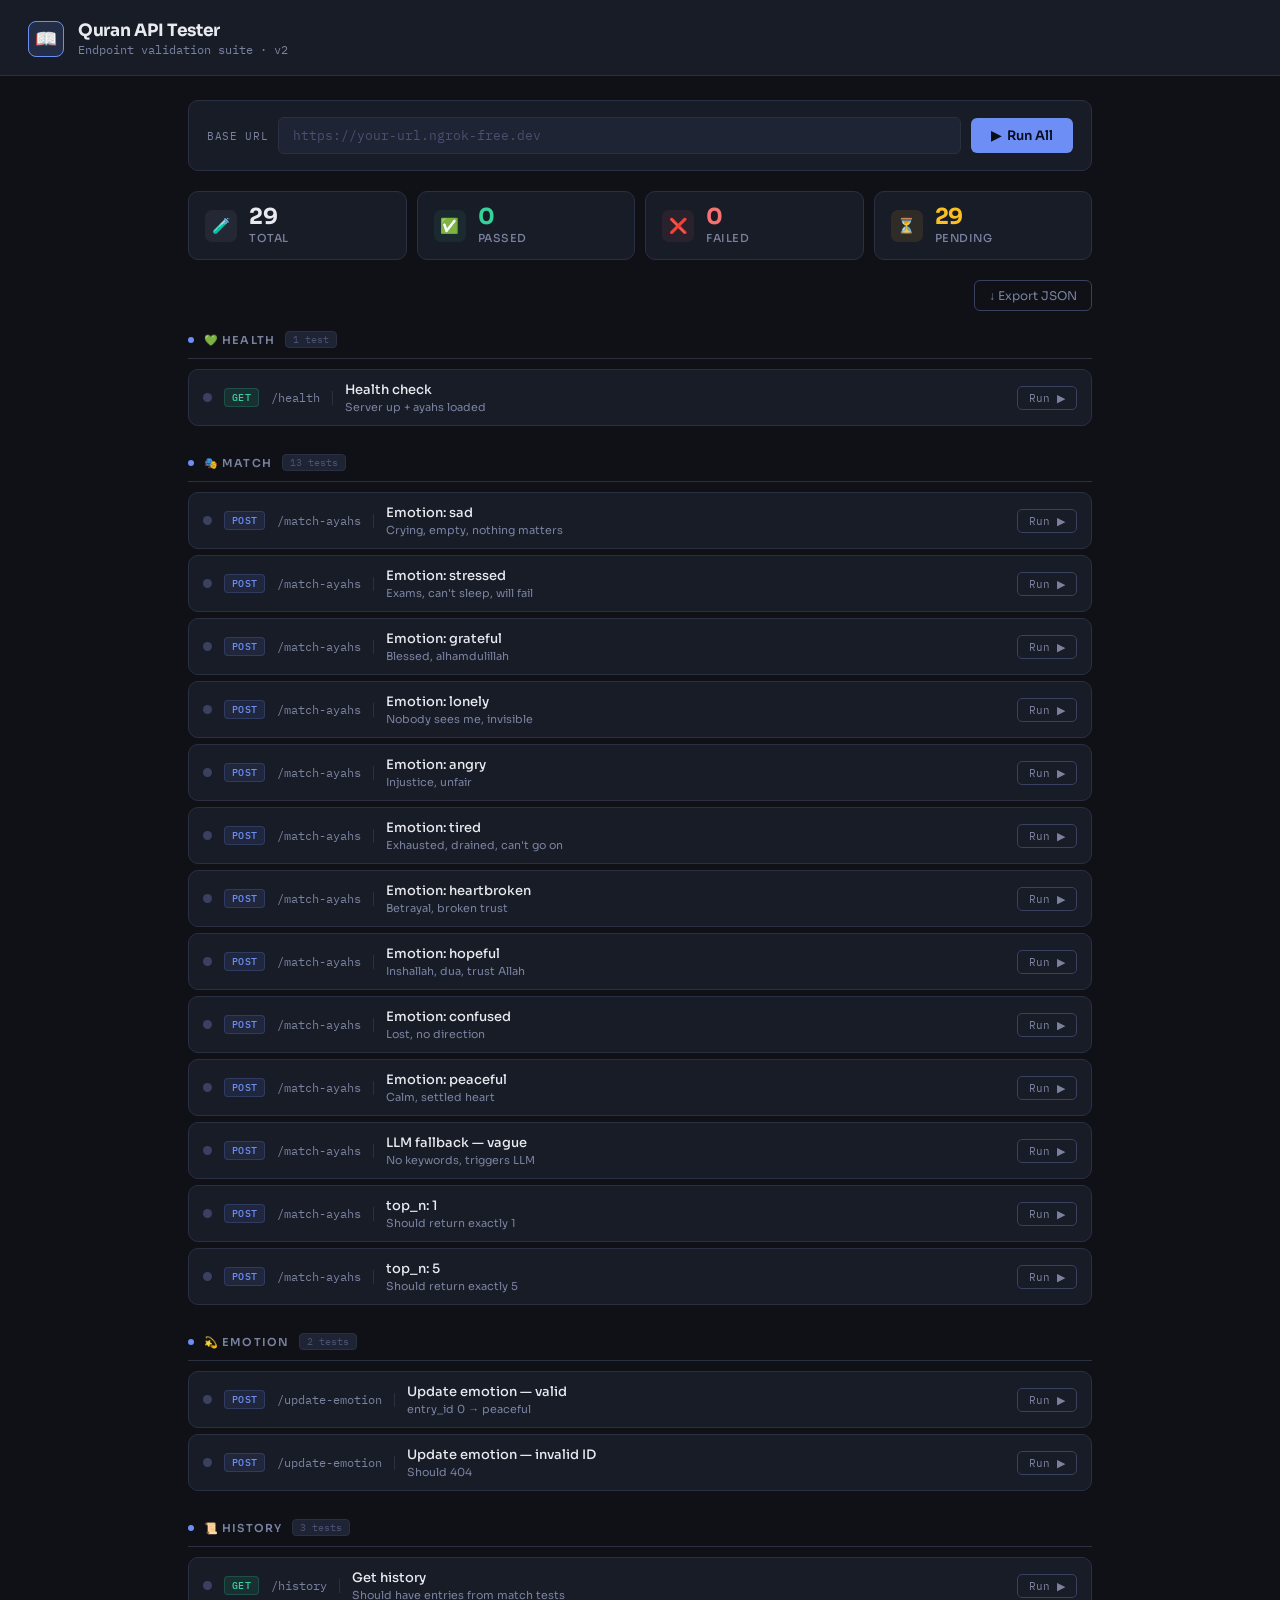
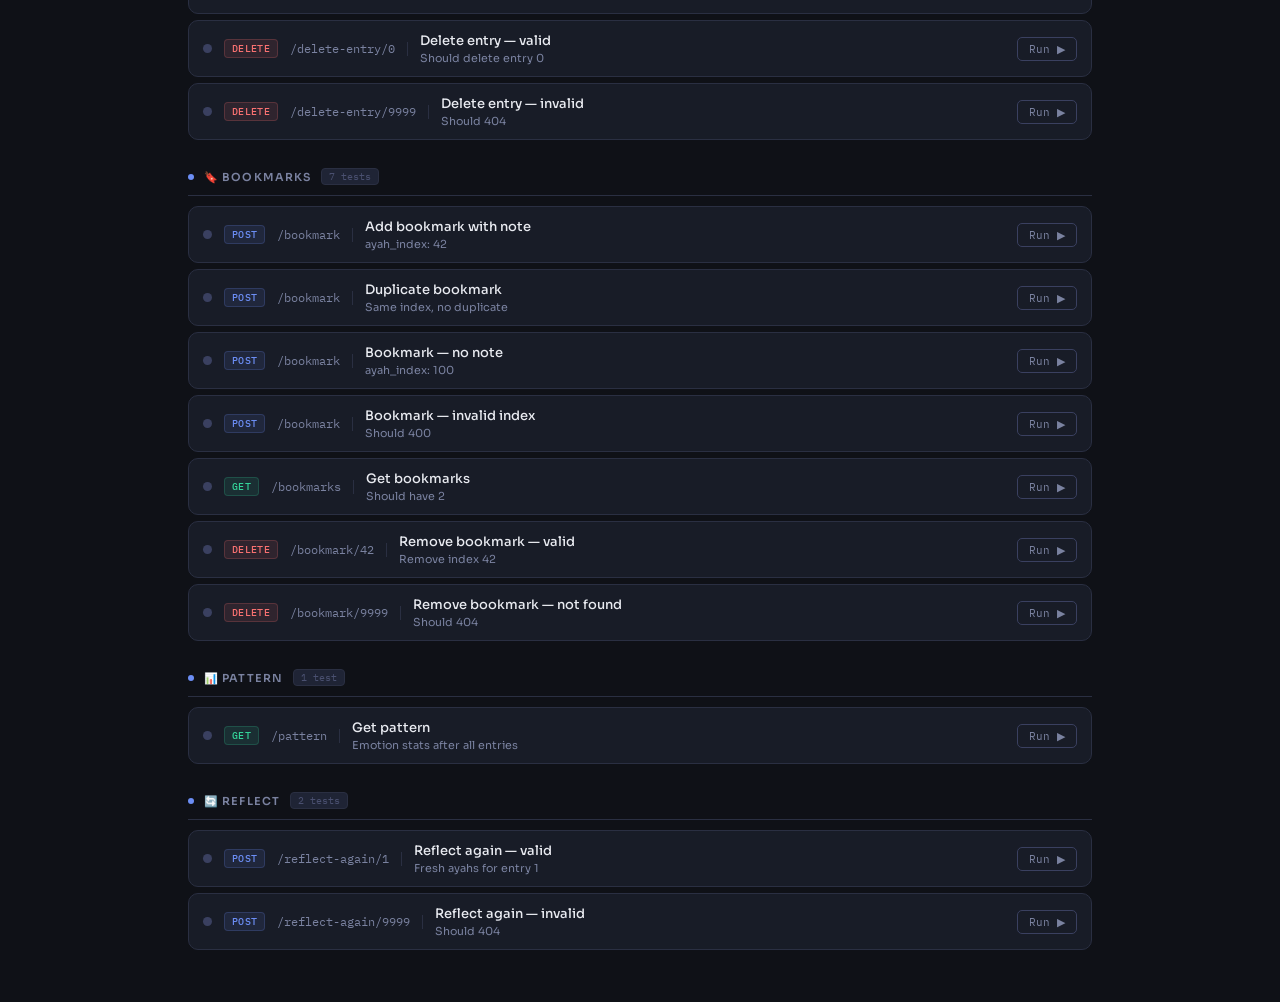
<file: quran_api_tester_v3.html>
<!DOCTYPE html>
<html lang="en">
<head>
<meta charset="UTF-8" />
<meta name="viewport" content="width=device-width, initial-scale=1.0" />
<title>Quran API Tester</title>
<link rel="preconnect" href="https://fonts.googleapis.com">
<link href="https://fonts.googleapis.com/css2?family=IBM+Plex+Mono:wght@400;500&family=Sora:wght@400;500;600;700&display=swap" rel="stylesheet">
<style>
  :root {
    --bg: #0f1117;
    --surface: #181c27;
    --surface-2: #1f2435;
    --border: #2a2f42;
    --border-bright: #3a4060;
    --text: #e8eaf0;
    --text-muted: #7a82a0;
    --text-dim: #4a5070;
    --accent: #6C8EF5;
    --accent-glow: rgba(108,142,245,0.15);
    --green: #34d399;
    --green-bg: rgba(52,211,153,0.08);
    --green-border: rgba(52,211,153,0.25);
    --red: #f87171;
    --red-bg: rgba(248,113,113,0.08);
    --red-border: rgba(248,113,113,0.25);
    --amber: #fbbf24;
    --amber-bg: rgba(251,191,36,0.1);
    --get: #34d399;
    --get-bg: rgba(52,211,153,0.1);
    --post: #6C8EF5;
    --post-bg: rgba(108,142,245,0.1);
    --delete: #f87171;
    --delete-bg: rgba(248,113,113,0.1);
    --font: 'Sora', sans-serif;
    --mono: 'IBM Plex Mono', monospace;
    --radius: 10px;
    --radius-sm: 6px;
  }

  *, *::before, *::after { box-sizing: border-box; margin: 0; padding: 0; }

  body {
    background: var(--bg);
    color: var(--text);
    font-family: var(--font);
    min-height: 100vh;
    padding: 0;
  }

  /* ── Header ── */
  .header {
    background: var(--surface);
    border-bottom: 1px solid var(--border);
    padding: 20px 28px 18px;
    display: flex;
    align-items: center;
    gap: 14px;
  }
  .header-icon {
    width: 36px; height: 36px;
    background: var(--accent-glow);
    border: 1px solid var(--accent);
    border-radius: 8px;
    display: flex; align-items: center; justify-content: center;
    font-size: 18px;
    flex-shrink: 0;
  }
  .header-title { font-size: 17px; font-weight: 700; color: var(--text); letter-spacing: -0.3px; }
  .header-sub { font-size: 12px; color: var(--text-muted); margin-top: 1px; font-family: var(--mono); }

  /* ── Main layout ── */
  .main { padding: 24px 28px; max-width: 960px; margin: 0 auto; }

  /* ── URL Bar ── */
  .url-section {
    background: var(--surface);
    border: 1px solid var(--border);
    border-radius: var(--radius);
    padding: 16px 18px;
    margin-bottom: 20px;
    display: flex;
    gap: 10px;
    align-items: center;
  }
  .url-label {
    font-family: var(--mono);
    font-size: 11px;
    color: var(--text-muted);
    white-space: nowrap;
    text-transform: uppercase;
    letter-spacing: 0.06em;
  }
  .url-input {
    flex: 1;
    background: var(--surface-2);
    border: 1px solid var(--border);
    border-radius: var(--radius-sm);
    padding: 9px 14px;
    font-family: var(--mono);
    font-size: 13px;
    color: var(--text);
    outline: none;
    transition: border-color 0.2s, box-shadow 0.2s;
  }
  .url-input::placeholder { color: var(--text-dim); }
  .url-input:focus { border-color: var(--accent); box-shadow: 0 0 0 3px var(--accent-glow); }
  .btn-run-all {
    background: var(--accent);
    color: #0a0e1a;
    border: none;
    border-radius: var(--radius-sm);
    padding: 9px 20px;
    font-family: var(--font);
    font-size: 13px;
    font-weight: 600;
    cursor: pointer;
    white-space: nowrap;
    transition: opacity 0.15s, transform 0.1s;
    display: flex; align-items: center; gap: 6px;
  }
  .btn-run-all:hover { opacity: 0.88; }
  .btn-run-all:active { transform: scale(0.97); }

  /* ── Progress ── */
  .progress-wrap {
    height: 3px;
    background: var(--border);
    border-radius: 2px;
    margin-bottom: 20px;
    display: none;
    overflow: hidden;
  }
  .progress-bar {
    height: 100%;
    background: linear-gradient(90deg, var(--accent), var(--green));
    width: 0%;
    transition: width 0.35s ease;
    border-radius: 2px;
  }

  /* ── Stats ── */
  .stats-row {
    display: grid;
    grid-template-columns: repeat(4, 1fr);
    gap: 10px;
    margin-bottom: 20px;
  }
  .stat-card {
    background: var(--surface);
    border: 1px solid var(--border);
    border-radius: var(--radius);
    padding: 14px 16px;
    display: flex;
    align-items: center;
    gap: 12px;
  }
  .stat-icon {
    width: 32px; height: 32px;
    border-radius: 7px;
    display: flex; align-items: center; justify-content: center;
    font-size: 15px;
    flex-shrink: 0;
  }
  .stat-icon.total { background: rgba(122,130,160,0.12); }
  .stat-icon.pass { background: var(--green-bg); }
  .stat-icon.fail { background: var(--red-bg); }
  .stat-icon.pend { background: var(--amber-bg); }
  .stat-body { flex: 1; min-width: 0; }
  .stat-n {
    font-size: 22px;
    font-weight: 700;
    line-height: 1;
    letter-spacing: -0.5px;
  }
  .stat-n.total { color: var(--text); }
  .stat-n.pass { color: var(--green); }
  .stat-n.fail { color: var(--red); }
  .stat-n.pend { color: var(--amber); }
  .stat-l { font-size: 11px; color: var(--text-muted); margin-top: 3px; text-transform: uppercase; letter-spacing: 0.05em; font-weight: 500; }

  /* ── Toolbar ── */
  .toolbar {
    display: flex;
    justify-content: flex-end;
    margin-bottom: 20px;
  }
  .btn-export {
    background: transparent;
    border: 1px solid var(--border-bright);
    color: var(--text-muted);
    border-radius: var(--radius-sm);
    padding: 7px 14px;
    font-size: 12px;
    font-family: var(--font);
    cursor: pointer;
    display: flex; align-items: center; gap: 6px;
    transition: border-color 0.15s, color 0.15s;
  }
  .btn-export:hover { border-color: var(--accent); color: var(--accent); }

  /* ── Group sections ── */
  .group-section { margin-bottom: 28px; }
  .group-header {
    display: flex;
    align-items: center;
    gap: 10px;
    margin-bottom: 10px;
    padding-bottom: 10px;
    border-bottom: 1px solid var(--border);
  }
  .group-dot {
    width: 6px; height: 6px;
    border-radius: 50%;
    background: var(--accent);
    flex-shrink: 0;
  }
  .group-name {
    font-size: 11px;
    font-weight: 600;
    color: var(--text-muted);
    text-transform: uppercase;
    letter-spacing: 0.1em;
  }
  .group-count {
    font-family: var(--mono);
    font-size: 10px;
    color: var(--text-dim);
    background: var(--surface-2);
    border: 1px solid var(--border);
    border-radius: 4px;
    padding: 1px 7px;
  }

  /* ── Test cards ── */
  .test-card {
    background: var(--surface);
    border: 1px solid var(--border);
    border-radius: var(--radius);
    margin-bottom: 6px;
    overflow: hidden;
    transition: border-color 0.2s;
  }
  .test-card:hover { border-color: var(--border-bright); }
  .test-card.status-pass { border-left: 3px solid var(--green); }
  .test-card.status-fail { border-left: 3px solid var(--red); }
  .test-card.status-running { border-left: 3px solid var(--amber); }

  .test-row {
    display: flex;
    align-items: center;
    gap: 12px;
    padding: 11px 14px;
  }

  /* Status indicator */
  .status-dot {
    width: 9px; height: 9px;
    border-radius: 50%;
    background: var(--border-bright);
    flex-shrink: 0;
    transition: background 0.2s;
    position: relative;
  }
  .status-dot.running {
    background: var(--amber);
    animation: pulse 0.8s ease-in-out infinite alternate;
  }
  .status-dot.pass { background: var(--green); }
  .status-dot.fail { background: var(--red); }
  @keyframes pulse { from { opacity: 0.5; } to { opacity: 1; } }

  /* Method badge */
  .method-badge {
    font-family: var(--mono);
    font-size: 10px;
    font-weight: 500;
    padding: 2px 7px;
    border-radius: 4px;
    flex-shrink: 0;
    letter-spacing: 0.03em;
  }
  .method-GET    { color: var(--get);    background: var(--get-bg);    border: 1px solid rgba(52,211,153,0.2); }
  .method-POST   { color: var(--post);   background: var(--post-bg);   border: 1px solid rgba(108,142,245,0.2); }
  .method-DELETE { color: var(--delete); background: var(--delete-bg); border: 1px solid rgba(248,113,113,0.2); }

  /* Path */
  .test-path {
    font-family: var(--mono);
    font-size: 12px;
    color: var(--text-muted);
    flex-shrink: 0;
  }

  /* Divider */
  .test-divider { width: 1px; height: 14px; background: var(--border); flex-shrink: 0; }

  /* Info */
  .test-info { flex: 1; min-width: 0; }
  .test-label {
    font-size: 13px;
    font-weight: 500;
    color: var(--text);
    white-space: nowrap;
    overflow: hidden;
    text-overflow: ellipsis;
  }
  .test-note {
    font-size: 11px;
    color: var(--text-muted);
    margin-top: 2px;
    white-space: nowrap;
    overflow: hidden;
    text-overflow: ellipsis;
  }

  /* Run button */
  .btn-run-one {
    font-size: 11px;
    font-family: var(--mono);
    padding: 4px 11px;
    border: 1px solid var(--border-bright);
    border-radius: 5px;
    background: transparent;
    color: var(--text-muted);
    cursor: pointer;
    flex-shrink: 0;
    transition: all 0.15s;
  }
  .btn-run-one:hover { border-color: var(--accent); color: var(--accent); background: var(--accent-glow); }

  /* ── Result box ── */
  .result-box {
    display: none;
    margin: 0 14px 12px;
    background: var(--surface-2);
    border: 1px solid var(--border);
    border-radius: var(--radius-sm);
    overflow: hidden;
    font-family: var(--mono);
    font-size: 12px;
    line-height: 1.75;
  }
  .result-box.show { display: block; }
  .result-header {
    display: flex;
    align-items: center;
    gap: 8px;
    padding: 7px 12px;
    border-bottom: 1px solid var(--border);
    background: rgba(255,255,255,0.02);
  }
  .result-status-label {
    font-size: 10px;
    font-weight: 600;
    text-transform: uppercase;
    letter-spacing: 0.08em;
  }
  .result-status-label.pass { color: var(--green); }
  .result-status-label.fail { color: var(--red); }
  .result-status-label.running { color: var(--amber); }
  .result-content {
    padding: 10px 14px;
    color: var(--text-muted);
    white-space: pre-wrap;
    word-break: break-word;
    max-height: 300px;
    overflow-y: auto;
  }
  .result-content::-webkit-scrollbar { width: 4px; }
  .result-content::-webkit-scrollbar-track { background: transparent; }
  .result-content::-webkit-scrollbar-thumb { background: var(--border-bright); border-radius: 2px; }

  .result-box.pass .result-header { border-left: none; border-bottom-color: var(--green-border); }
  .result-box.fail .result-header { border-bottom-color: var(--red-border); }
  .result-box.pass .result-content { color: #a7f3d0; }
  .result-box.fail .result-content { color: #fca5a5; }

  /* Fade-in for result boxes */
  @keyframes fadeIn { from { opacity: 0; transform: translateY(-4px); } to { opacity: 1; transform: translateY(0); } }
  .result-box.show { animation: fadeIn 0.2s ease; }
</style>
</head>
<body>

<div class="header">
  <div class="header-icon">📖</div>
  <div>
    <div class="header-title">Quran API Tester</div>
    <div class="header-sub">Endpoint validation suite · v2</div>
  </div>
</div>

<div class="main">

  <!-- URL Bar -->
  <div class="url-section">
    <span class="url-label">Base URL</span>
    <input class="url-input" id="baseUrl" type="text" placeholder="https://your-url.ngrok-free.dev" />
    <button class="btn-run-all" onclick="runAll()">
      <span>▶</span> Run All
    </button>
  </div>

  <!-- Progress -->
  <div class="progress-wrap" id="prog">
    <div class="progress-bar" id="bar"></div>
  </div>

  <!-- Stats -->
  <div class="stats-row">
    <div class="stat-card">
      <div class="stat-icon total">🧪</div>
      <div class="stat-body">
        <div class="stat-n total" id="sTotal">0</div>
        <div class="stat-l">Total</div>
      </div>
    </div>
    <div class="stat-card">
      <div class="stat-icon pass">✅</div>
      <div class="stat-body">
        <div class="stat-n pass" id="sPass">0</div>
        <div class="stat-l">Passed</div>
      </div>
    </div>
    <div class="stat-card">
      <div class="stat-icon fail">❌</div>
      <div class="stat-body">
        <div class="stat-n fail" id="sFail">0</div>
        <div class="stat-l">Failed</div>
      </div>
    </div>
    <div class="stat-card">
      <div class="stat-icon pend">⏳</div>
      <div class="stat-body">
        <div class="stat-n pend" id="sPend">0</div>
        <div class="stat-l">Pending</div>
      </div>
    </div>
  </div>

  <!-- Toolbar -->
  <div class="toolbar">
    <button class="btn-export" onclick="exportAll()">
      ↓ Export JSON
    </button>
  </div>

  <!-- Tests container -->
  <div id="tests"></div>

</div>

<script>
const TESTS = [
  { g:"health", m:"GET", p:"/health", label:"Health check", note:"Server up + ayahs loaded",
    check: r => r.status==="ok" && r.ayahs_loaded > 0,
    show: r => `status: ${r.status} | ayahs_loaded: ${r.ayahs_loaded} | history: ${r.history_count} | bookmarks: ${r.bookmarks_count}` },

  { g:"match", m:"POST", p:"/match-ayahs", label:"Emotion: sad", note:"Crying, empty, nothing matters",
    body:{entry:"I have been crying all day and feel so empty inside like nothing matters anymore",top_n:3},
    check: r=>r.matches?.length===3,
    show: (r,t)=>`📝 Entry: "${t.body.entry}"\n🎭 Detected: ${r.emotion_before}\n\n${r.matches.map((m,i)=>`${i+1}. ${m.surah} ${m.ayah_no}:\n   "${m.ayah}"`).join('\n\n')}\n\n💬 Comfort: ${r.comfort}` },

  { g:"match", m:"POST", p:"/match-ayahs", label:"Emotion: stressed", note:"Exams, can't sleep, will fail",
    body:{entry:"I'm so stressed about my exams I haven't slept properly in days and I feel like I'm going to fail everything",top_n:3},
    check: r=>r.matches?.length===3,
    show: (r,t)=>`📝 Entry: "${t.body.entry}"\n🎭 Detected: ${r.emotion_before}\n\n${r.matches.map((m,i)=>`${i+1}. ${m.surah} ${m.ayah_no}:\n   "${m.ayah}"`).join('\n\n')}\n\n💬 Comfort: ${r.comfort}` },

  { g:"match", m:"POST", p:"/match-ayahs", label:"Emotion: grateful", note:"Blessed, alhamdulillah",
    body:{entry:"Alhamdulillah I just got news that made me realize how blessed I truly am so much gratitude in my heart",top_n:3},
    check: r=>r.matches?.length===3,
    show: (r,t)=>`📝 Entry: "${t.body.entry}"\n🎭 Detected: ${r.emotion_before}\n\n${r.matches.map((m,i)=>`${i+1}. ${m.surah} ${m.ayah_no}:\n   "${m.ayah}"`).join('\n\n')}\n\n💬 Comfort: ${r.comfort}` },

  { g:"match", m:"POST", p:"/match-ayahs", label:"Emotion: lonely", note:"Nobody sees me, invisible",
    body:{entry:"I feel completely alone nobody checks on me nobody sees me I'm invisible to everyone around me",top_n:3},
    check: r=>r.matches?.length===3,
    show: (r,t)=>`📝 Entry: "${t.body.entry}"\n🎭 Detected: ${r.emotion_before}\n\n${r.matches.map((m,i)=>`${i+1}. ${m.surah} ${m.ayah_no}:\n   "${m.ayah}"`).join('\n\n')}\n\n💬 Comfort: ${r.comfort}` },

  { g:"match", m:"POST", p:"/match-ayahs", label:"Emotion: angry", note:"Injustice, unfair",
    body:{entry:"I'm so angry it's not fair I've been treated with such injustice and I can't let it go",top_n:3},
    check: r=>r.matches?.length===3,
    show: (r,t)=>`📝 Entry: "${t.body.entry}"\n🎭 Detected: ${r.emotion_before}\n\n${r.matches.map((m,i)=>`${i+1}. ${m.surah} ${m.ayah_no}:\n   "${m.ayah}"`).join('\n\n')}\n\n💬 Comfort: ${r.comfort}` },

  { g:"match", m:"POST", p:"/match-ayahs", label:"Emotion: tired", note:"Exhausted, drained, can't go on",
    body:{entry:"I'm exhausted completely drained I have nothing left to give I can't go on like this anymore",top_n:3},
    check: r=>r.matches?.length===3,
    show: (r,t)=>`📝 Entry: "${t.body.entry}"\n🎭 Detected: ${r.emotion_before}\n\n${r.matches.map((m,i)=>`${i+1}. ${m.surah} ${m.ayah_no}:\n   "${m.ayah}"`).join('\n\n')}\n\n💬 Comfort: ${r.comfort}` },

  { g:"match", m:"POST", p:"/match-ayahs", label:"Emotion: heartbroken", note:"Betrayal, broken trust",
    body:{entry:"My heart is broken I was betrayed by someone I trusted completely I can't forgive and can't let go",top_n:3},
    check: r=>r.matches?.length===3,
    show: (r,t)=>`📝 Entry: "${t.body.entry}"\n🎭 Detected: ${r.emotion_before}\n\n${r.matches.map((m,i)=>`${i+1}. ${m.surah} ${m.ayah_no}:\n   "${m.ayah}"`).join('\n\n')}\n\n💬 Comfort: ${r.comfort}` },

  { g:"match", m:"POST", p:"/match-ayahs", label:"Emotion: hopeful", note:"Inshallah, dua, trust Allah",
    body:{entry:"I feel hopeful today I really believe things are going to get better inshallah making dua and trusting Allah",top_n:3},
    check: r=>r.matches?.length===3,
    show: (r,t)=>`📝 Entry: "${t.body.entry}"\n🎭 Detected: ${r.emotion_before}\n\n${r.matches.map((m,i)=>`${i+1}. ${m.surah} ${m.ayah_no}:\n   "${m.ayah}"`).join('\n\n')}\n\n💬 Comfort: ${r.comfort}` },

  { g:"match", m:"POST", p:"/match-ayahs", label:"Emotion: confused", note:"Lost, no direction",
    body:{entry:"I don't know which direction to take in life I feel so lost and unclear about everything what to do",top_n:3},
    check: r=>r.matches?.length===3,
    show: (r,t)=>`📝 Entry: "${t.body.entry}"\n🎭 Detected: ${r.emotion_before}\n\n${r.matches.map((m,i)=>`${i+1}. ${m.surah} ${m.ayah_no}:\n   "${m.ayah}"`).join('\n\n')}\n\n💬 Comfort: ${r.comfort}` },

  { g:"match", m:"POST", p:"/match-ayahs", label:"Emotion: peaceful", note:"Calm, settled heart",
    body:{entry:"I feel calm and at peace today my heart feels settled and I'm just grateful for everything around me",top_n:3},
    check: r=>r.matches?.length===3,
    show: (r,t)=>`📝 Entry: "${t.body.entry}"\n🎭 Detected: ${r.emotion_before}\n\n${r.matches.map((m,i)=>`${i+1}. ${m.surah} ${m.ayah_no}:\n   "${m.ayah}"`).join('\n\n')}\n\n💬 Comfort: ${r.comfort}` },

  { g:"match", m:"POST", p:"/match-ayahs", label:"LLM fallback — vague", note:"No keywords, triggers LLM",
    body:{entry:"Today was a day. I just sat there. Things happened. I don't know.",top_n:3},
    check: r=>r.matches?.length>0,
    show: (r,t)=>`📝 Entry: "${t.body.entry}"\n🎭 Detected: ${r.emotion_before}\n\n${r.matches.map((m,i)=>`${i+1}. ${m.surah} ${m.ayah_no}:\n   "${m.ayah}"`).join('\n\n')}` },

  { g:"match", m:"POST", p:"/match-ayahs", label:"top_n: 1", note:"Should return exactly 1",
    body:{entry:"I feel sad and lost today",top_n:1},
    check: r=>r.matches?.length===1,
    show: (r,t)=>`📝 Entry: "${t.body.entry}"\n🎭 Detected: ${r.emotion_before}\n\n${r.matches.map((m,i)=>`${i+1}. ${m.surah} ${m.ayah_no}:\n   "${m.ayah}"`).join('\n\n')}` },

  { g:"match", m:"POST", p:"/match-ayahs", label:"top_n: 5", note:"Should return exactly 5",
    body:{entry:"I feel anxious and stressed about everything in my life right now",top_n:5},
    check: r=>r.matches?.length===5,
    show: (r,t)=>`📝 Entry: "${t.body.entry}"\n🎭 Detected: ${r.emotion_before}\n\n${r.matches.map((m,i)=>`${i+1}. ${m.surah} ${m.ayah_no}:\n   "${m.ayah}"`).join('\n\n')}` },

  { g:"emotion", m:"POST", p:"/update-emotion", label:"Update emotion — valid", note:"entry_id 0 → peaceful",
    body:{entry_id:0,emotion_after:"peaceful"},
    check: r=>r.message?.includes("updated"),
    show: r=>`${r.message}` },

  { g:"emotion", m:"POST", p:"/update-emotion", label:"Update emotion — invalid ID", note:"Should 404",
    body:{entry_id:9999,emotion_after:"happy"},
    expectErr:404, show: r=>`Got expected 404` },

  { g:"history", m:"GET", p:"/history", label:"Get history", note:"Should have entries from match tests",
    check: r=>Array.isArray(r)&&r.length>0,
    show: r=>`${r.length} entries. Emotions: ${[...new Set(r.map(e=>e.emotion_before))].join(', ')}` },

  { g:"history", m:"DELETE", p:"/delete-entry/0", label:"Delete entry — valid", note:"Should delete entry 0",
    check: r=>r.message?.includes("Deleted"),
    show: r=>`${r.message}` },

  { g:"history", m:"DELETE", p:"/delete-entry/9999", label:"Delete entry — invalid", note:"Should 404",
    expectErr:404, show: r=>`Got expected 404` },

  { g:"bookmarks", m:"POST", p:"/bookmark", label:"Add bookmark with note", note:"ayah_index: 42",
    body:{ayah_index:42,note:"This one really hit me"},
    check: r=>r.ayah_index===42&&!!r.ayah_ar,
    show: r=>`Saved: ${r.surah} ${r.ayah_no} | ${r.ayah?.slice(0,60)}...` },

  { g:"bookmarks", m:"POST", p:"/bookmark", label:"Duplicate bookmark", note:"Same index, no duplicate",
    body:{ayah_index:42,note:"another note"},
    check: r=>r.ayah_index===42,
    show: r=>`Returned existing: ${r.surah} ${r.ayah_no}` },

  { g:"bookmarks", m:"POST", p:"/bookmark", label:"Bookmark — no note", note:"ayah_index: 100",
    body:{ayah_index:100},
    check: r=>r.ayah_index===100,
    show: r=>`Saved: ${r.surah} ${r.ayah_no}` },

  { g:"bookmarks", m:"POST", p:"/bookmark", label:"Bookmark — invalid index", note:"Should 400",
    body:{ayah_index:-1},
    expectErr:400, show: r=>`Got expected 400` },

  { g:"bookmarks", m:"GET", p:"/bookmarks", label:"Get bookmarks", note:"Should have 2",
    check: r=>Array.isArray(r)&&r.length>=2,
    show: r=>`${r.length} bookmarks: indices ${r.map(b=>b.ayah_index).join(', ')}` },

  { g:"bookmarks", m:"DELETE", p:"/bookmark/42", label:"Remove bookmark — valid", note:"Remove index 42",
    check: r=>r.message?.includes("removed"),
    show: r=>`${r.message}` },

  { g:"bookmarks", m:"DELETE", p:"/bookmark/9999", label:"Remove bookmark — not found", note:"Should 404",
    expectErr:404, show: r=>`Got expected 404` },

  { g:"pattern", m:"GET", p:"/pattern", label:"Get pattern", note:"Emotion stats after all entries",
    check: r=>r.total_entries>=0&&!!r.dominant_emotion,
    show: r=>`Entries: ${r.total_entries} | Dominant: ${r.dominant_emotion} | Positive shifts: ${r.shift_to_positive} | Top surah: ${r.most_shown_surah}` },

  { g:"reflect", m:"POST", p:"/reflect-again/1?top_n=3", label:"Reflect again — valid", note:"Fresh ayahs for entry 1",
    check: r=>r.matches?.length>0,
    show: r=>`New ayahs: ${r.matches?.map(m=>`${m.surah} ${m.ayah_no}`).join(', ')}` },

  { g:"reflect", m:"POST", p:"/reflect-again/9999", label:"Reflect again — invalid", note:"Should 404",
    expectErr:404, show: r=>`Got expected 404` },
];

const results = {};
const GROUP_ICONS = { health:'💚', match:'🎭', emotion:'💫', history:'📜', bookmarks:'🔖', pattern:'📊', reflect:'🔄' };

function base() { return document.getElementById('baseUrl').value.replace(/\/$/,''); }

function setCardStatus(cardEl, status) {
  cardEl.classList.remove('status-pass','status-fail','status-running');
  if (status) cardEl.classList.add('status-' + status);
}

async function runOne(idx) {
  const t = TESTS[idx];
  const dot = document.getElementById('d'+idx);
  const box = document.getElementById('b'+idx);
  const header = document.getElementById('bh'+idx);
  const content = document.getElementById('bc'+idx);
  const card = document.getElementById('card'+idx);

  dot.className = 'status-dot running';
  box.className = 'result-box show running';
  header.className = 'result-header';
  document.getElementById('bhl'+idx).className = 'result-status-label running';
  document.getElementById('bhl'+idx).textContent = 'Running…';
  content.textContent = 'Waiting for response…';
  setCardStatus(card, 'running');

  try {
    const opts = { method: t.m, headers: {'Content-Type':'application/json', 'ngrok-skip-browser-warning':'true'} };
    if (t.body) opts.body = JSON.stringify(t.body);
    const res = await fetch(base() + t.p, opts);
    let data = {};
    try { data = await res.json(); } catch(e) {}

    let passed, txt;
    if (t.expectErr) {
      passed = res.status === t.expectErr;
      txt = passed ? `✓ Got expected ${t.expectErr}` : `Expected ${t.expectErr}, got ${res.status}\n${JSON.stringify(data).slice(0,200)}`;
    } else {
      passed = res.ok && (!t.check || t.check(data));
      txt = passed && t.show ? t.show(data, t) : (!passed ? `HTTP ${res.status}\n${JSON.stringify(data).slice(0,300)}` : 'OK');
    }

    const cls = passed ? 'pass' : 'fail';
    dot.className = 'status-dot ' + cls;
    box.className = 'result-box show ' + cls;
    document.getElementById('bhl'+idx).className = 'result-status-label ' + cls;
    document.getElementById('bhl'+idx).textContent = passed ? '✓ PASS' : '✗ FAIL';
    content.textContent = txt;
    setCardStatus(card, cls);
    results[idx] = { label:t.label, group:t.g, method:t.m, path:t.p, passed, status:res.status, data };
  } catch(e) {
    dot.className = 'status-dot fail';
    box.className = 'result-box show fail';
    document.getElementById('bhl'+idx).className = 'result-status-label fail';
    document.getElementById('bhl'+idx).textContent = '✗ NETWORK ERROR';
    content.textContent = `${e.message}\n\nMake sure your ngrok URL is correct and uvicorn is running.`;
    setCardStatus(card, 'fail');
    results[idx] = { label:t.label, passed:false, error:e.message };
  }
  updateStats();
}

async function runAll() {
  const prog = document.getElementById('prog');
  const bar = document.getElementById('bar');
  prog.style.display = 'block';
  bar.style.width = '0%';
  for (let i = 0; i < TESTS.length; i++) {
    await runOne(i);
    bar.style.width = Math.round((i+1)/TESTS.length*100)+'%';
    await new Promise(r=>setTimeout(r,400));
  }
  setTimeout(()=>prog.style.display='none', 1200);
}

function updateStats() {
  const vals = Object.values(results);
  document.getElementById('sTotal').textContent = TESTS.length;
  document.getElementById('sPass').textContent = vals.filter(r=>r.passed).length;
  document.getElementById('sFail').textContent = vals.filter(r=>!r.passed).length;
  document.getElementById('sPend').textContent = TESTS.length - vals.length;
}

function exportAll() {
  const out = TESTS.map((t,i)=>({ id:i, group:t.g, label:t.label, method:t.m, path:t.p, result: results[i]||{passed:null,status:'not run'} }));
  const blob = new Blob([JSON.stringify(out,null,2)],{type:'application/json'});
  const a = document.createElement('a'); a.href = URL.createObjectURL(blob); a.download = 'quran_test_results.json'; a.click();
}

// ── Render ──
const groups = [...new Set(TESTS.map(t=>t.g))];
const container = document.getElementById('tests');

groups.forEach(g => {
  const groupTests = TESTS.map((t,i)=>({t,i})).filter(({t})=>t.g===g);
  const section = document.createElement('div');
  section.className = 'group-section';

  const header = document.createElement('div');
  header.className = 'group-header';
  header.innerHTML = `
    <div class="group-dot"></div>
    <div class="group-name">${GROUP_ICONS[g]||''} ${g}</div>
    <div class="group-count">${groupTests.length} test${groupTests.length!==1?'s':''}</div>
  `;
  section.appendChild(header);

  groupTests.forEach(({t, i}) => {
    const card = document.createElement('div');
    card.className = 'test-card';
    card.id = 'card'+i;
    card.innerHTML = `
      <div class="test-row">
        <div class="status-dot" id="d${i}"></div>
        <span class="method-badge method-${t.m}">${t.m}</span>
        <span class="test-path">${t.p.split('?')[0]}</span>
        <div class="test-divider"></div>
        <div class="test-info">
          <div class="test-label">${t.label}</div>
          <div class="test-note">${t.note}</div>
        </div>
        <button class="btn-run-one" onclick="runOne(${i})">Run ▶</button>
      </div>
      <div class="result-box" id="b${i}">
        <div class="result-header" id="bh${i}">
          <span class="result-status-label" id="bhl${i}"></span>
        </div>
        <div class="result-content" id="bc${i}"></div>
      </div>
    `;
    section.appendChild(card);
  });

  container.appendChild(section);
});

updateStats();
</script>
</body>
</html>
</file>
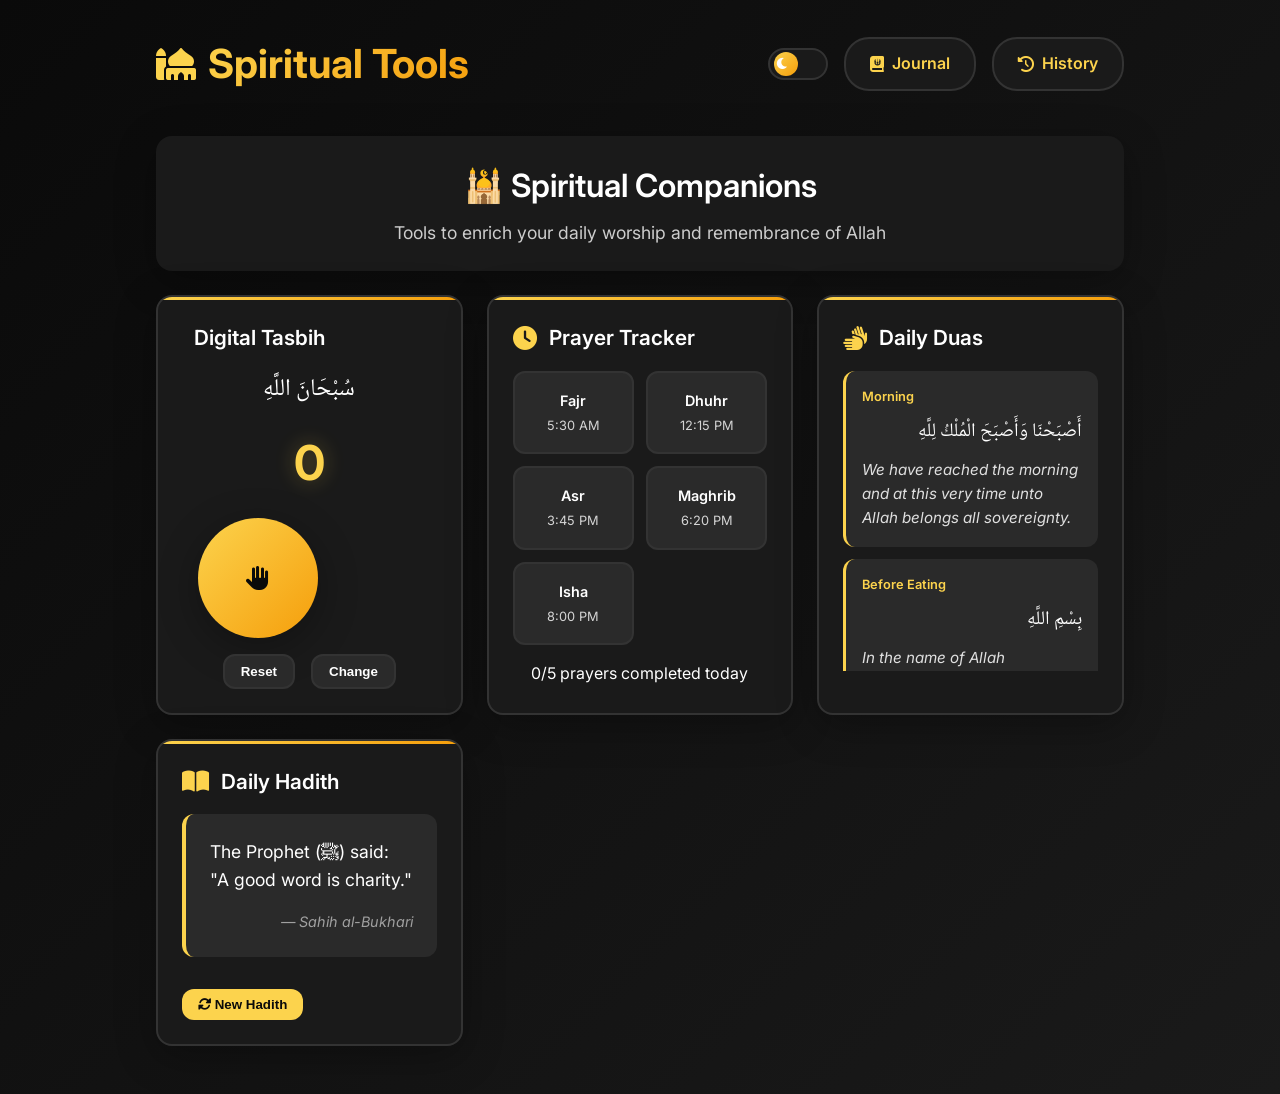
<file: spiritual-tools.html>
<!DOCTYPE html>
<html lang="en">
<head>
  <meta charset="UTF-8" />
  <meta name="viewport" content="width=device-width, initial-scale=1.0"/>
  <title>Spiritual Tools - Qur'an Journal</title>
  <link href="https://fonts.googleapis.com/css2?family=Noto+Naskh+Arabic&family=Inter:wght@300;400;500;600;700&display=swap" rel="stylesheet">
  <link href="https://cdnjs.cloudflare.com/ajax/libs/font-awesome/6.0.0/css/all.min.css" rel="stylesheet">

  <link rel="stylesheet" href="styles.css">
</head>
<body>
  <div class="container wide">
    <header class="header">
      <div class="logo">
        <i class="fas fa-mosque logo-icon"></i>
        <h1>Spiritual Tools</h1>
      </div>
      <div class="header-controls">
        <div class="theme-toggle" onclick="toggleTheme()">
          <i class="fas fa-moon theme-icon moon"></i>
          <i class="fas fa-sun theme-icon sun"></i>
        </div>
        <div class="nav-links">
          <a href="index.html" class="nav-link">
            <i class="fas fa-journal-whills"></i>
            Journal
          </a>
          <a href="history.html" class="nav-link">
            <i class="fas fa-history"></i>
            History
          </a>
        </div>
      </div>
    </header>

    <section class="page-title">
      <h2>🕌 Spiritual Companions</h2>
      <p>Tools to enrich your daily worship and remembrance of Allah</p>
    </section>

    <div class="tools-grid">
      <!-- Digital Tasbih -->
      <div class="tool-card">
        <div class="tool-header">
          <i class="fas fa-prayer-beads tool-icon"></i>
          <h3 class="tool-title">Digital Tasbih</h3>
        </div>
        <div class="tasbih-container">
          <div class="dhikr-text" id="dhikrText">سُبْحَانَ اللَّهِ</div>
          <div class="tasbih-counter" id="tasbihCounter">0</div>
          <button class="tasbih-button" onclick="incrementTasbih()">
            <i class="fas fa-hand-paper"></i>
          </button>
          <div class="tasbih-controls">
            <button class="control-btn" onclick="resetTasbih()">Reset</button>
            <button class="control-btn" onclick="changeDhikr()">Change</button>
          </div>
        </div>
      </div>

      <!-- Prayer Tracker -->
      <div class="tool-card">
        <div class="tool-header">
          <i class="fas fa-clock tool-icon"></i>
          <h3 class="tool-title">Prayer Tracker</h3>
        </div>
        <div class="prayer-grid">
          <div class="prayer-item" onclick="togglePrayer('fajr')">
            <div class="prayer-name">Fajr</div>
            <div class="prayer-time">5:30 AM</div>
          </div>
          <div class="prayer-item" onclick="togglePrayer('dhuhr')">
            <div class="prayer-name">Dhuhr</div>
            <div class="prayer-time">12:15 PM</div>
          </div>
          <div class="prayer-item" onclick="togglePrayer('asr')">
            <div class="prayer-name">Asr</div>
            <div class="prayer-time">3:45 PM</div>
          </div>
          <div class="prayer-item" onclick="togglePrayer('maghrib')">
            <div class="prayer-name">Maghrib</div>
            <div class="prayer-time">6:20 PM</div>
          </div>
          <div class="prayer-item" onclick="togglePrayer('isha')">
            <div class="prayer-name">Isha</div>
            <div class="prayer-time">8:00 PM</div>
          </div>
        </div>
        <div style="text-align: center; margin-top: 1rem;">
          <span id="prayerProgress">0/5 prayers completed today</span>
        </div>
      </div>

      <!-- Daily Duas -->
      <div class="tool-card">
        <div class="tool-header">
          <i class="fas fa-hands tool-icon"></i>
          <h3 class="tool-title">Daily Duas</h3>
        </div>
        <div class="dua-container" id="duaContainer">
          <!-- Duas will be populated by JavaScript -->
        </div>
      </div>

      <!-- Daily Hadith -->
      <div class="tool-card">
        <div class="tool-header">
          <i class="fas fa-book-open tool-icon"></i>
          <h3 class="tool-title">Daily Hadith</h3>
        </div>
        <div class="hadith-container" id="hadithContainer">
          <!-- Hadith will be populated by JavaScript -->
        </div>
        <button class="refresh-btn" onclick="loadNewHadith()">
          <i class="fas fa-sync-alt"></i>
          New Hadith
        </button>
      </div>
    </div>
  </div>

  <script>
    // Theme toggle functionality
    function toggleTheme() {
      const currentTheme = document.documentElement.getAttribute('data-theme');
      const newTheme = currentTheme === 'light' ? 'dark' : 'light';
      
      document.documentElement.setAttribute('data-theme', newTheme);
      localStorage.setItem('theme', newTheme);
    }

    // Load saved theme
    function loadTheme() {
      const savedTheme = localStorage.getItem('theme') || 'dark';
      document.documentElement.setAttribute('data-theme', savedTheme);
    }

    // Tasbih functionality
    let tasbihCount = parseInt(localStorage.getItem('tasbihCount') || '0');
    let currentDhikrIndex = parseInt(localStorage.getItem('currentDhikrIndex') || '0');

    const dhikrList = [
      { arabic: 'سُبْحَانَ اللَّهِ', transliteration: 'Subhan Allah' },
      { arabic: 'الْحَمْدُ لِلَّهِ', transliteration: 'Alhamdulillah' },
      { arabic: 'اللَّهُ أَكْبَرُ', transliteration: 'Allahu Akbar' },
      { arabic: 'لَا إِلَهَ إِلَّا اللَّهُ', transliteration: 'La ilaha illa Allah' },
      { arabic: 'أَسْتَغْفِرُ اللَّهَ', transliteration: 'Astaghfirullah' },
      { arabic: 'لَا حَوْلَ وَلَا قُوَّةَ إِلَّا بِاللَّهِ', transliteration: 'La hawla wa la quwwata illa billah' }
    ];

    function updateTasbihDisplay() {
      document.getElementById('tasbihCounter').textContent = tasbihCount;
      document.getElementById('dhikrText').textContent = dhikrList[currentDhikrIndex].arabic;
    }

    function incrementTasbih() {
      tasbihCount++;
      updateTasbihDisplay();
      localStorage.setItem('tasbihCount', tasbihCount);
      
      // Add visual feedback
      const counter = document.getElementById('tasbihCounter');
      counter.style.transform = 'scale(1.1)';
      setTimeout(() => {
        counter.style.transform = 'scale(1)';
      }, 150);
    }

    function resetTasbih() {
      tasbihCount = 0;
      updateTasbihDisplay();
      localStorage.setItem('tasbihCount', tasbihCount);
    }

    function changeDhikr() {
      currentDhikrIndex = (currentDhikrIndex + 1) % dhikrList.length;
      updateTasbihDisplay();
      localStorage.setItem('currentDhikrIndex', currentDhikrIndex);
    }

    // Prayer tracker functionality
    let completedPrayers = JSON.parse(localStorage.getItem('completedPrayers') || '[]');
    
    function togglePrayer(prayer) {
      const index = completedPrayers.indexOf(prayer);
      if (index > -1) {
        completedPrayers.splice(index, 1);
      } else {
        completedPrayers.push(prayer);
      }
      
      localStorage.setItem('completedPrayers', JSON.stringify(completedPrayers));
      updatePrayerDisplay();
    }

    function updatePrayerDisplay() {
      const prayerItems = document.querySelectorAll('.prayer-item');
      prayerItems.forEach(item => {
        const prayerName = item.onclick.toString().match(/'([^']+)'/)[1];
        if (completedPrayers.includes(prayerName)) {
          item.classList.add('completed');
        } else {
          item.classList.remove('completed');
        }
      });
      
      document.getElementById('prayerProgress').textContent = 
        `${completedPrayers.length}/5 prayers completed today`;
    }

    // Daily Duas
    const dailyDuas = [
      {
        category: 'Morning',
        arabic: 'أَصْبَحْنَا وَأَصْبَحَ الْمُلْكُ لِلَّهِ',
        translation: 'We have reached the morning and at this very time unto Allah belongs all sovereignty.'
      },
      {
        category: 'Before Eating',
        arabic: 'بِسْمِ اللَّهِ',
        translation: 'In the name of Allah'
      },
      {
        category: 'After Eating',
        arabic: 'الْحَمْدُ لِلَّهِ الَّذِي أَطْعَمَنَا وَسَقَانَا',
        translation: 'Praise be to Allah who has fed us and given us drink.'
      },
      {
        category: 'Before Sleep',
        arabic: 'بِاسْمِكَ اللَّهُمَّ أَمُوتُ وَأَحْيَا',
        translation: 'In Your name, O Allah, I die and I live.'
      },
      {
        category: 'Entering Home',
        arabic: 'اللَّهُمَّ إِنِّي أَسْأَلُكَ خَيْرَ الْمَوْلَجِ وَخَيْرَ الْمَخْرَجِ',
        translation: 'O Allah, I ask You for the good of entering and the good of leaving.'
      }
    ];

    function loadDuas() {
      const duaContainer = document.getElementById('duaContainer');
      duaContainer.innerHTML = '';
      
      dailyDuas.forEach(dua => {
        const duaItem = document.createElement('div');
        duaItem.className = 'dua-item fade-in';
        duaItem.innerHTML = `
          <div class="dua-category">${dua.category}</div>
          <div class="dua-arabic">${dua.arabic}</div>
          <div class="dua-translation">${dua.translation}</div>
        `;
        duaContainer.appendChild(duaItem);
      });
    }

    // Daily Hadith
    const hadithCollection = [
      {
        text: 'The Prophet (ﷺ) said: "The believer is not one who eats his fill while his neighbor goes hungry."',
        source: 'Sahih al-Bukhari'
      },
      {
        text: 'The Prophet (ﷺ) said: "A good word is charity."',
        source: 'Sahih al-Bukhari'
      },
      {
        text: 'The Prophet (ﷺ) said: "The best of people are those who benefit others."',
        source: 'Sahih al-Bukhari'
      },
      {
        text: 'The Prophet (ﷺ) said: "Whoever believes in Allah and the Last Day should speak good or remain silent."',
        source: 'Sahih al-Bukhari'
      },
      {
        text: 'The Prophet (ﷺ) said: "The most beloved deed to Allah is the most regular and constant even if it were little."',
        source: 'Sahih al-Bukhari'
      }
    ];

    function loadNewHadith() {
      const hadithContainer = document.getElementById('hadithContainer');
      const randomHadith = hadithCollection[Math.floor(Math.random() * hadithCollection.length)];
      
      hadithContainer.innerHTML = `
        <div class="hadith-text fade-in">${randomHadith.text}</div>
        <div class="hadith-source fade-in">— ${randomHadith.source}</div>
      `;
    }

    // Reset daily progress at midnight
    function checkNewDay() {
      const lastDate = localStorage.getItem('lastDate');
      const today = new Date().toDateString();
      
      if (lastDate !== today) {
        completedPrayers = [];
        localStorage.setItem('completedPrayers', JSON.stringify(completedPrayers));
        localStorage.setItem('lastDate', today);
        updatePrayerDisplay();
      }
    }

    // Initialize everything
    window.onload = function() {
      loadTheme();
      updateTasbihDisplay();
      updatePrayerDisplay();
      loadDuas();
      loadNewHadith();
      checkNewDay();
    };
  </script>
</body>
</html>
</file>
<file: styles.css>
/* ===== CSS Variables ===== */
:root {
  /* Dark theme variables */
  --bg-primary: #0a0a0a;
  --bg-secondary: #1a1a1a;
  --bg-tertiary: #2a2a2a;
  --text-primary: #ffffff;
  --text-secondary: #e0e0e0;
  --text-tertiary: #a0a0a0;
  --accent-primary: #fcd34d;
  --accent-secondary: #f59e0b;
  --accent-tertiary: #92400e;
  --border-color: #333333;
  --shadow: 0 10px 40px rgba(0, 0, 0, 0.3);
  --shadow-hover: 0 20px 60px rgba(0, 0, 0, 0.4);
  --gradient-primary: linear-gradient(135deg, #fcd34d 0%, #f59e0b 100%);
  --gradient-bg: linear-gradient(135deg, #0a0a0a 0%, #1a1a1a 100%);
  --success: #10b981;
  --warning: #f59e0b;
  --error: #ef4444;
}

[data-theme="light"] {
  /* Light theme variables */
  --bg-primary: #ffffff;
  --bg-secondary: #f8fafc;
  --bg-tertiary: #e2e8f0;
  --text-primary: #1a202c;
  --text-secondary: #2d3748;
  --text-tertiary: #4a5568;
  --accent-primary: #f59e0b;
  --accent-secondary: #d97706;
  --accent-tertiary: #92400e;
  --border-color: #e2e8f0;
  --shadow: 0 10px 40px rgba(0, 0, 0, 0.1);
  --shadow-hover: 0 20px 60px rgba(0, 0, 0, 0.15);
  --gradient-primary: linear-gradient(135deg, #f59e0b 0%, #d97706 100%);
  --gradient-bg: linear-gradient(135deg, #ffffff 0%, #f8fafc 100%);
  --success: #059669;
  --warning: #d97706;
  --error: #dc2626;
}

/* ===== Reset and Base Styles ===== */
* {
  margin: 0;
  padding: 0;
  box-sizing: border-box;
}

body {
  font-family: 'Inter', -apple-system, BlinkMacSystemFont, 'Segoe UI', sans-serif;
  background: var(--gradient-bg);
  color: var(--text-primary);
  line-height: 1.6;
  transition: all 0.3s ease;
  min-height: 100vh;
}

/* ===== Layout Components ===== */
.container {
  max-width: 950px;
  margin: 0 auto;
  padding: 1rem;
}

.container.wide {
  max-width: 1000px;
}

/* ===== Header Styles ===== */
.header {
  display: flex;
  justify-content: space-between;
  align-items: center;
  margin-bottom: 1.5rem;
  padding: 1rem 0;
}

.logo {
  display: flex;
  align-items: center;
  gap: 0.75rem;
}

.logo h1 {
  font-size: 2.5rem;
  font-weight: 700;
  background: var(--gradient-primary);
  -webkit-background-clip: text;
  -webkit-text-fill-color: transparent;
  background-clip: text;
  text-shadow: none;
}

.logo-icon {
  font-size: 2rem;
  color: var(--accent-primary);
}

.header-controls {
  display: flex;
  align-items: center;
  gap: 1rem;
}

/* ===== Theme Toggle ===== */
.theme-toggle {
  background: var(--bg-secondary);
  border: 2px solid var(--border-color);
  border-radius: 50px;
  padding: 0.5rem;
  cursor: pointer;
  transition: all 0.3s ease;
  position: relative;
  width: 60px;
  height: 32px;
  display: flex;
  align-items: center;
}

.theme-toggle:hover {
  transform: scale(1.05);
  box-shadow: var(--shadow);
}

.theme-toggle::before {
  content: '';
  position: absolute;
  width: 24px;
  height: 24px;
  background: var(--gradient-primary);
  border-radius: 50%;
  transition: all 0.3s cubic-bezier(0.4, 0, 0.2, 1);
  left: 4px;
  transform: translateX(0);
}

[data-theme="light"] .theme-toggle::before {
  transform: translateX(24px);
}

.theme-icon {
  position: absolute;
  font-size: 0.8rem;
  transition: all 0.3s ease;
}

.theme-icon.sun {
  right: 6px;
  opacity: 0;
}

.theme-icon.moon {
  left: 6px;
  opacity: 1;
}

[data-theme="light"] .theme-icon.sun {
  opacity: 1;
}

[data-theme="light"] .theme-icon.moon {
  opacity: 0;
}

/* ===== Navigation Links ===== */
.history-link, .back-link, .nav-link {
  color: var(--accent-primary);
  text-decoration: none;
  font-weight: 600;
  padding: 0.75rem 1.5rem;
  border-radius: 25px;
  background: var(--bg-secondary);
  border: 2px solid var(--border-color);
  transition: all 0.3s ease;
  display: flex;
  align-items: center;
  gap: 0.5rem;
}

.history-link:hover, .back-link:hover, .nav-link:hover {
  background: var(--accent-primary);
  color: var(--bg-primary);
  transform: translateY(-2px);
  box-shadow: var(--shadow-hover);
}

.nav-links {
  display: flex;
  gap: 1rem;
}

/* ===== Page Title Section ===== */
.intro, .page-title {
  text-align: center;
  margin-bottom: 1.5rem;
  padding: 1.5rem;
  background: var(--bg-secondary);
  border-radius: 16px;
  box-shadow: var(--shadow);
}

.intro h2, .page-title h2 {
  font-size: 1.5rem;
  color: var(--text-primary);
  margin-bottom: 0.5rem;
  font-weight: 600;
}

.page-title h2 {
  font-size: 2rem;
}

.intro p, .page-title p {
  color: var(--text-secondary);
  font-size: 1.1rem;
  opacity: 0.9;
}

/* ===== Form Elements ===== */
.input-section {
  margin-bottom: 1.5rem;
}

.input-container {
  position: relative;
  margin-bottom: 1rem;
}

textarea {
  width: 100%;
  min-height: 100px;
  padding: 1rem;
  font-size: 1rem;
  font-family: inherit;
  background: var(--bg-secondary);
  border: 2px solid var(--border-color);
  color: var(--text-primary);
  border-radius: 16px;
  resize: vertical;
  transition: all 0.3s ease;
  box-shadow: var(--shadow);
}

textarea:focus {
  outline: none;
  border-color: var(--accent-primary);
  box-shadow: 0 0 0 3px rgba(252, 211, 77, 0.1), var(--shadow-hover);
  transform: translateY(-2px);
}

textarea::placeholder {
  color: var(--text-tertiary);
}

/* ===== Button Styles ===== */
.submit-btn {
  background: var(--gradient-primary);
  color: var(--bg-primary);
  padding: 0.75rem 1.5rem;
  font-size: 1rem;
  font-weight: 600;
  border: none;
  border-radius: 25px;
  cursor: pointer;
  transition: all 0.3s ease;
  box-shadow: var(--shadow);
  display: flex;
  align-items: center;
  gap: 0.5rem;
  min-width: 120px;
  justify-content: center;
}

.submit-btn:hover {
  transform: translateY(-3px);
  box-shadow: var(--shadow-hover);
}

.submit-btn:active {
  transform: translateY(-1px);
}

.loading {
  opacity: 0.7;
  pointer-events: none;
}

.loading-spinner {
  width: 20px;
  height: 20px;
  border: 2px solid transparent;
  border-top: 2px solid currentColor;
  border-radius: 50%;
  animation: spin 1s linear infinite;
}

@keyframes spin {
  0% { transform: rotate(0deg); }
  100% { transform: rotate(360deg); }
}

/* ===== Card Components ===== */
.results, .history-list {
  display: flex;
  flex-direction: column;
  gap: 1rem;
  margin-top: 1.5rem;
}

.history-list {
  gap: 1rem;
}

.ayah-box, .comfort-box, .emotion-box, .history-item, .tool-card {
  background: var(--bg-secondary);
  padding: 1.5rem;
  border-radius: 16px;
  border: 2px solid var(--border-color);
  box-shadow: var(--shadow);
  transition: all 0.3s ease;
  position: relative;
  overflow: hidden;
}

.ayah-box::before, .history-item::before, .tool-card::before {
  content: '';
  position: absolute;
  top: 0;
  left: 0;
  right: 0;
  height: 3px;
  background: var(--gradient-primary);
}

.ayah-box::before {
  height: 4px;
}

.ayah-box:hover, .history-item:hover, .tool-card:hover {
  transform: translateY(-3px);
  box-shadow: var(--shadow-hover);
}

.tool-card:hover {
  transform: translateY(-3px);
}

/* ===== Ayah Display ===== */
.ayah.arabic {
  font-family: 'Noto Naskh Arabic', serif;
  direction: rtl;
  font-size: 1.8rem;
  line-height: 2.2;
  color: var(--text-primary);
  text-align: right;
  margin-bottom: 1.5rem;
  font-weight: 500;
}

.ayah.english {
  font-size: 1.2rem;
  color: var(--text-secondary);
  font-style: italic;
  margin-bottom: 1rem;
  line-height: 1.7;
}

.surah {
  font-size: 0.95rem;
  color: var(--text-tertiary);
  font-weight: 500;
  display: flex;
  align-items: center;
  gap: 0.5rem;
}

/* ===== Comfort Box ===== */
.comfort-box {
  border: 2px solid var(--accent-primary);
}

.comfort-box::before {
  content: '';
  position: absolute;
  top: 0;
  left: 0;
  width: 4px;
  height: 100%;
  background: var(--gradient-primary);
}

.comfort-box strong {
  color: var(--accent-primary);
  font-size: 1.2rem;
  display: flex;
  align-items: center;
  gap: 0.5rem;
  margin-bottom: 1rem;
}

.comfort-box p {
  color: var(--text-secondary);
  font-size: 1.1rem;
  line-height: 1.7;
  margin-top: 1rem;
}

/* ===== Emotion Tracking ===== */
.emotion-detected {
  display: flex;
  align-items: center;
  gap: 0.5rem;
  margin-bottom: 1.5rem;
  color: var(--text-secondary);
}

.emotion-badge {
  background: var(--accent-primary);
  color: var(--bg-primary);
  padding: 0.5rem 1rem;
  border-radius: 20px;
  font-weight: 600;
  font-size: 0.9rem;
}

.emotion-input-group {
  display: flex;
  flex-direction: column;
  gap: 1rem;
}

.emotion-input-group label {
  color: var(--text-primary);
  font-weight: 500;
  font-size: 1.1rem;
}

.emotion-input-container {
  display: flex;
  gap: 1rem;
}

.emotion-input {
  flex: 1;
  padding: 1rem;
  font-size: 1rem;
  background: var(--bg-tertiary);
  border: 2px solid var(--border-color);
  color: var(--text-primary);
  border-radius: 12px;
  transition: all 0.3s ease;
}

.emotion-input:focus {
  outline: none;
  border-color: var(--accent-primary);
  box-shadow: 0 0 0 3px rgba(252, 211, 77, 0.1);
}

.emotion-btn {
  background: var(--accent-primary);
  color: var(--bg-primary);
  padding: 1rem 1.5rem;
  border: none;
  border-radius: 12px;
  cursor: pointer;
  font-weight: 600;
  transition: all 0.3s ease;
  min-width: 120px;
}

.emotion-btn:hover {
  background: var(--accent-secondary);
  transform: translateY(-2px);
}

.emotion-btn.saved {
  background: #10b981;
}

/* ===== History Page Styles ===== */
.entry {
  margin-bottom: 1rem;
}

.entry strong {
  color: var(--text-primary);
  font-weight: 600;
  display: flex;
  align-items: center;
  gap: 0.5rem;
  margin-bottom: 0.5rem;
}

.entry-content {
  color: var(--text-secondary);
  white-space: pre-wrap;
  font-size: 1.1rem;
  line-height: 1.6;
  padding: 0.75rem 1rem;
  background: var(--bg-tertiary);
  border-radius: 12px;
  border-left: 3px solid var(--accent-primary);
}

.emotions {
  display: flex;
  flex-wrap: wrap;
  gap: 0.75rem;
  align-items: center;
  padding-top: 0.75rem;
  border-top: 1px solid var(--border-color);
  font-size: 0.95rem;
}

.emotion-group {
  display: flex;
  align-items: center;
  gap: 0.5rem;
}

.emotion-group strong {
  color: var(--text-primary);
  font-weight: 600;
}

.emotion-tag {
  display: inline-block;
  padding: 0.3rem 0.7rem;
  border-radius: 16px;
  font-size: 0.8rem;
  font-weight: 600;
  text-transform: capitalize;
  color: var(--bg-primary);
  border: 1px solid transparent;
  transition: all 0.3s ease;
}

.emotion-tag.success {
  background: var(--success);
}

.emotion-tag.warning {
  background: var(--warning);
}

.emotion-tag.error {
  background: var(--error);
}

.emotion-tag.default {
  background: var(--accent-primary);
}

.emotion-tag.empty {
  background: var(--bg-tertiary);
  color: var(--text-tertiary);
  border: 1px solid var(--border-color);
}

.delete-btn {
  position: absolute;
  top: 0.75rem;
  right: 0.75rem;
  background: transparent;
  border: none;
  cursor: pointer;
  color: var(--error);
  font-size: 1rem;
  padding: 0.4rem;
  border-radius: 50%;
  transition: all 0.3s ease;
  width: 32px;
  height: 32px;
  display: flex;
  align-items: center;
  justify-content: center;
}

.delete-btn:hover {
  background: var(--error);
  color: var(--bg-primary);
  transform: scale(1.1);
}

/* ===== State Components ===== */
.empty-state {
  text-align: center;
  padding: 2rem 1.5rem;
  background: var(--bg-secondary);
  border-radius: 16px;
  border: 2px dashed var(--border-color);
  color: var(--text-tertiary);
}

.empty-state i {
  font-size: 3rem;
  margin-bottom: 1rem;
  color: var(--accent-primary);
}

.empty-state h3 {
  font-size: 1.5rem;
  margin-bottom: 0.5rem;
  color: var(--text-primary);
}

.empty-state p {
  font-size: 1.1rem;
  margin-bottom: 1.5rem;
}

.empty-state a {
  color: var(--accent-primary);
  text-decoration: none;
  font-weight: 600;
}

.empty-state a:hover {
  text-decoration: underline;
}

.error-state {
  background: var(--bg-secondary);
  padding: 1.5rem;
  border-radius: 16px;
  border: 2px solid var(--error);
  color: var(--error);
  text-align: center;
}

.error-state i {
  font-size: 2rem;
  margin-bottom: 1rem;
}

.loading-state {
  display: flex;
  align-items: center;
  justify-content: center;
  padding: 2rem;
  color: var(--text-tertiary);
  font-size: 1.1rem;
}

.loading-state i {
  margin-right: 0.5rem;
  animation: spin 1s linear infinite;
}

/* ===== Modal Styles ===== */
.modal-overlay {
  display: none;
  position: fixed;
  top: 0;
  left: 0;
  right: 0;
  bottom: 0;
  background-color: rgba(0, 0, 0, 0.8);
  z-index: 9999;
  justify-content: center;
  align-items: center;
  backdrop-filter: blur(5px);
}

.modal-overlay.show {
  display: flex;
}

.modal-box {
  background: var(--bg-secondary);
  border-radius: 16px;
  padding: 1.5rem;
  max-width: 400px;
  width: 90%;
  box-shadow: var(--shadow-hover);
  border: 2px solid var(--border-color);
  text-align: center;
}

.modal-box h3 {
  color: var(--text-primary);
  font-size: 1.3rem;
  margin-bottom: 1rem;
  font-weight: 600;
}

.modal-box p {
  color: var(--text-secondary);
  font-size: 1.1rem;
  margin-bottom: 2rem;
}

.modal-buttons {
  display: flex;
  gap: 1rem;
  justify-content: center;
}

.modal-buttons button {
  padding: 0.8rem 1.5rem;
  border: none;
  border-radius: 12px;
  cursor: pointer;
  font-weight: 600;
  font-size: 1rem;
  transition: all 0.3s ease;
  min-width: 100px;
}

.modal-buttons .confirm {
  background: var(--error);
  color: var(--bg-primary);
}

.modal-buttons .confirm:hover {
  background: #dc2626;
  transform: translateY(-2px);
}

.modal-buttons .cancel {
  background: var(--bg-tertiary);
  color: var(--text-primary);
  border: 2px solid var(--border-color);
}

.modal-buttons .cancel:hover {
  background: var(--accent-primary);
  color: var(--bg-primary);
  transform: translateY(-2px);
}

/* ===== Spiritual Tools Styles ===== */
.tools-grid {
  display: grid;
  grid-template-columns: repeat(auto-fit, minmax(300px, 1fr));
  gap: 1.5rem;
  margin-bottom: 2rem;
}

.tool-header {
  display: flex;
  align-items: center;
  gap: 0.75rem;
  margin-bottom: 1rem;
}

.tool-icon {
  font-size: 1.5rem;
  color: var(--accent-primary);
}

.tool-title {
  font-size: 1.3rem;
  font-weight: 600;
  color: var(--text-primary);
}

/* Tasbih Counter */
.tasbih-container {
  text-align: center;
}

.tasbih-counter {
  font-size: 3rem;
  font-weight: 700;
  color: var(--accent-primary);
  margin: 1rem 0;
  text-shadow: 0 0 20px rgba(252, 211, 77, 0.3);
}

.tasbih-button {
  background: var(--gradient-primary);
  color: var(--bg-primary);
  border: none;
  border-radius: 50%;
  width: 120px;
  height: 120px;
  font-size: 1.5rem;
  cursor: pointer;
  transition: all 0.3s ease;
  box-shadow: var(--shadow);
  margin: 1rem;
  display: flex;
  align-items: center;
  justify-content: center;
  font-weight: 600;
}

.tasbih-button:hover {
  transform: scale(1.05);
  box-shadow: var(--shadow-hover);
}

.tasbih-button:active {
  transform: scale(0.95);
}

.tasbih-controls {
  display: flex;
  gap: 1rem;
  justify-content: center;
  margin-top: 1rem;
}

.control-btn {
  background: var(--bg-tertiary);
  color: var(--text-primary);
  border: 2px solid var(--border-color);
  border-radius: 12px;
  padding: 0.5rem 1rem;
  cursor: pointer;
  transition: all 0.3s ease;
  font-weight: 600;
}

.control-btn:hover {
  background: var(--accent-primary);
  color: var(--bg-primary);
}

.dhikr-text {
  font-family: 'Noto Naskh Arabic', serif;
  font-size: 1.5rem;
  color: var(--text-primary);
  margin: 1rem 0;
  text-align: center;
  direction: rtl;
}

/* Prayer Tracker */
.prayer-grid {
  display: grid;
  grid-template-columns: repeat(auto-fit, minmax(120px, 1fr));
  gap: 0.75rem;
  margin: 1rem 0;
}

.prayer-item {
  background: var(--bg-tertiary);
  padding: 1rem;
  border-radius: 12px;
  text-align: center;
  border: 2px solid var(--border-color);
  cursor: pointer;
  transition: all 0.3s ease;
}

.prayer-item.completed {
  background: var(--success);
  color: var(--bg-primary);
  border-color: var(--success);
}

.prayer-item:hover {
  transform: translateY(-2px);
  box-shadow: var(--shadow);
}

.prayer-name {
  font-weight: 600;
  font-size: 0.9rem;
  margin-bottom: 0.25rem;
}

.prayer-time {
  font-size: 0.8rem;
  opacity: 0.8;
}

/* Daily Duas */
.dua-container {
  max-height: 300px;
  overflow-y: auto;
}

.dua-item {
  background: var(--bg-tertiary);
  padding: 1rem;
  border-radius: 12px;
  margin-bottom: 0.75rem;
  border-left: 3px solid var(--accent-primary);
}

.dua-arabic {
  font-family: 'Noto Naskh Arabic', serif;
  font-size: 1.2rem;
  color: var(--text-primary);
  direction: rtl;
  text-align: right;
  margin-bottom: 0.5rem;
  line-height: 1.8;
}

.dua-translation {
  font-size: 0.95rem;
  color: var(--text-secondary);
  font-style: italic;
}

.dua-category {
  font-size: 0.8rem;
  color: var(--accent-primary);
  font-weight: 600;
  margin-bottom: 0.5rem;
}

/* Hadith Display */
.hadith-container {
  background: var(--bg-tertiary);
  padding: 1.5rem;
  border-radius: 12px;
  border-left: 4px solid var(--accent-primary);
  margin: 1rem 0;
}

.hadith-text {
  font-size: 1.1rem;
  color: var(--text-primary);
  margin-bottom: 1rem;
  line-height: 1.6;
}

.hadith-source {
  font-size: 0.9rem;
  color: var(--text-tertiary);
  font-style: italic;
  text-align: right;
}

.refresh-btn {
  background: var(--accent-primary);
  color: var(--bg-primary);
  border: none;
  border-radius: 12px;
  padding: 0.5rem 1rem;
  cursor: pointer;
  transition: all 0.3s ease;
  font-weight: 600;
  margin-top: 1rem;
}

.refresh-btn:hover {
  background: var(--accent-secondary);
  transform: translateY(-2px);
}

/* ===== Animations ===== */
.fade-in {
  animation: fadeIn 0.5s ease-out;
}

@keyframes fadeIn {
  from {
    opacity: 0;
    transform: translateY(20px);
  }
  to {
    opacity: 1;
    transform: translateY(0);
  }
}

/* ===== Responsive Design ===== */
@media (max-width: 768px) {
  .container {
    padding: 0.75rem;
  }
  
  .header {
    flex-direction: column;
    gap: 0.75rem;
    text-align: center;
  }
  
  .header-controls {
    flex-wrap: wrap;
    justify-content: center;
  }
  
  .nav-links {
    flex-wrap: wrap;
    justify-content: center;
  }
  
  .logo h1 {
    font-size: 2rem;
  }
  
  .emotion-input-container {
    flex-direction: column;
  }
  
  .ayah.arabic {
    font-size: 1.5rem;
  }
  
  .emotions {
    flex-direction: column;
    align-items: flex-start;
    gap: 0.5rem;
  }
  
  .entry-content {
    padding: 0.5rem 0.75rem;
    font-size: 1rem;
  }
  
  .modal-box {
    padding: 1.25rem;
  }
  
  .modal-buttons {
    flex-direction: column;
  }
  
  .tools-grid {
    grid-template-columns: 1fr;
  }
  
  .tasbih-button {
    width: 100px;
    height: 100px;
    font-size: 1.2rem;
  }
  
  .tasbih-counter {
    font-size: 2.5rem;
  }
  
  .prayer-grid {
    grid-template-columns: repeat(3, 1fr);
  }
}
</file>
